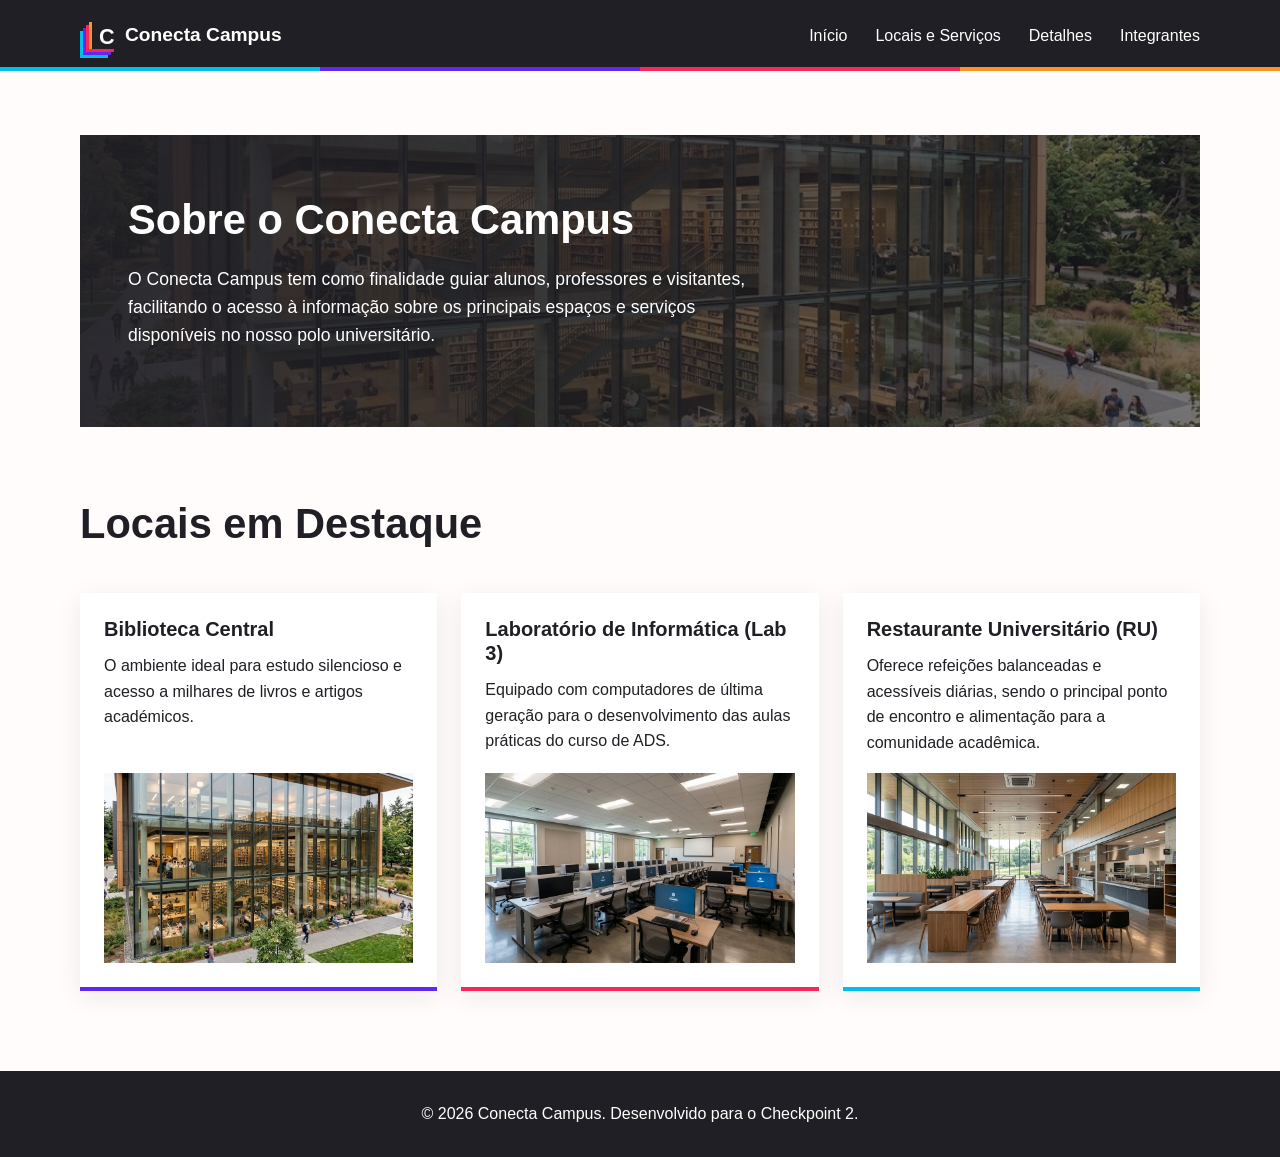
<file: index.html>
<!--
INTEGRANTES DO GRUPO
RM574993-RENATO DAGNOLO RODRIGUES
RM575112-LUCAS GABRIEL SCOMPARIN
RM575552-RYAN JEIMYSSON
RM576007-LAURA DE LUCENA FERRES
RM574630-DIEGO AMADOR LIMACHI AGUILAR
-->
<!DOCTYPE html>
<html lang="pt-BR">
<head>
    <meta charset="UTF-8">
    <meta name="viewport" content="width=device-width, initial-scale=1.0">
    <title>Início - Conecta Campus</title>
    <link rel="stylesheet" href="css/style.css">
</head>
<body>
    <header>
        <h1>Conecta Campus</h1>
        
        <nav>
            <ul>
                <li><a href="index.html">Início</a></li>
                <li><a href="locais.html">Locais e Serviços</a></li>
                <li><a href="detalhes.html">Detalhes</a></li>
                <li><a href="integrantes.html">Integrantes</a></li>
            </ul>
        </nav>
    </header>

    <main>
        <section>
            <h2>Sobre o Conecta Campus</h2>
            <p>O Conecta Campus tem como finalidade guiar alunos, professores e visitantes, facilitando o acesso à informação sobre os principais espaços e serviços disponíveis no nosso polo universitário.</p>
        </section>

        <section>
            <h2>Locais em Destaque</h2>
            
            <article>
                <h3>Biblioteca Central</h3>
                <p>O ambiente ideal para estudo silencioso e acesso a milhares de livros e artigos académicos.</p>
                <img src="img/biblioteca.jpg" alt="Fachada de vidro da biblioteca central do campus">
            </article>

            <article>
                <h3>Laboratório de Informática (Lab 3)</h3>
                <p>Equipado com computadores de última geração para o desenvolvimento das aulas práticas do curso de ADS.</p>
                <img src="img/laboratorio.jpg" alt="Filas de computadores modernos no laboratório de informática">
            </article>

            <article>
                <h3>Restaurante Universitário (RU)</h3>
                <p>Oferece refeições balanceadas e acessíveis diárias, sendo o principal ponto de encontro e alimentação para a comunidade acadêmica.</p>
                <img src="img/ru.jpg" alt="Amplo e moderno restaurante universitário vazio, com mobiliário de alto padrão e arquitetura elegante">
            </article>
        </section>
    </main>

    <footer>
        <p>&copy; 2026 Conecta Campus. Desenvolvido para o Checkpoint 2.</p>
    </footer>
</body>
</html>
</file>
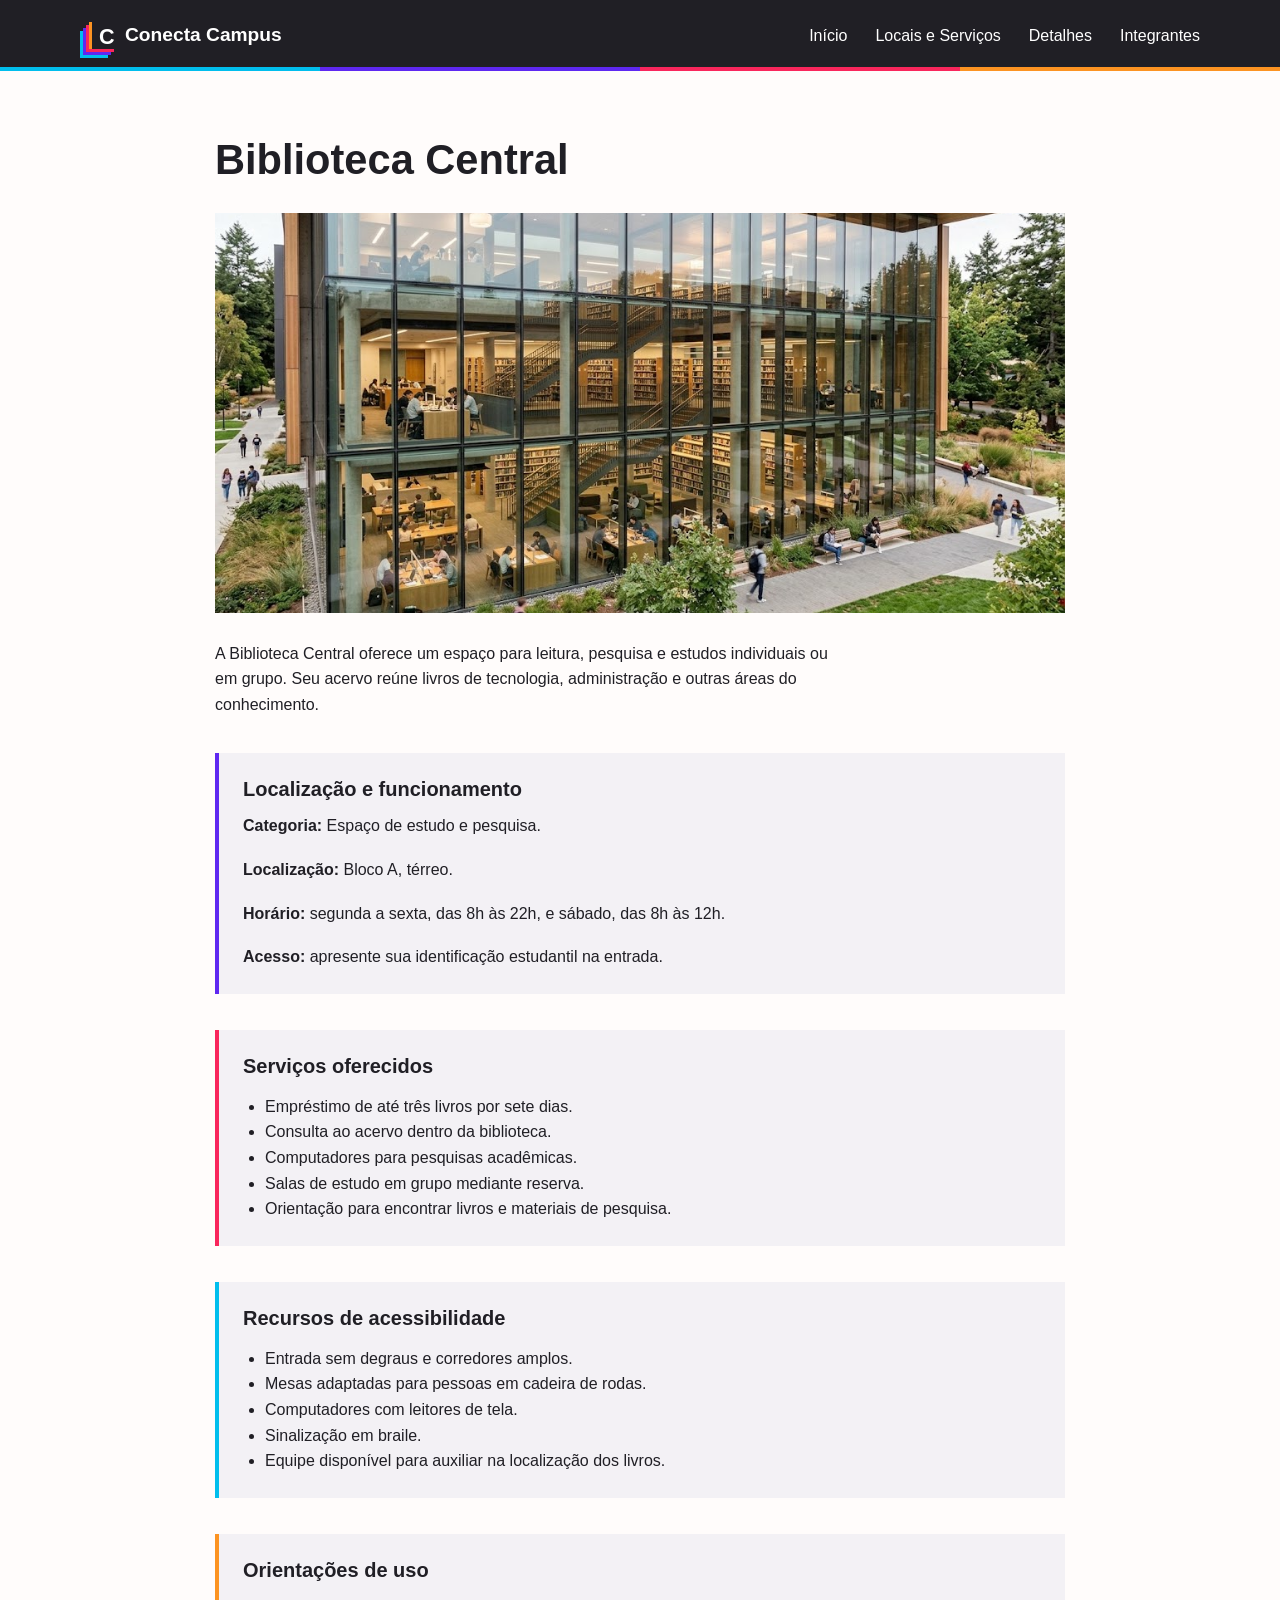
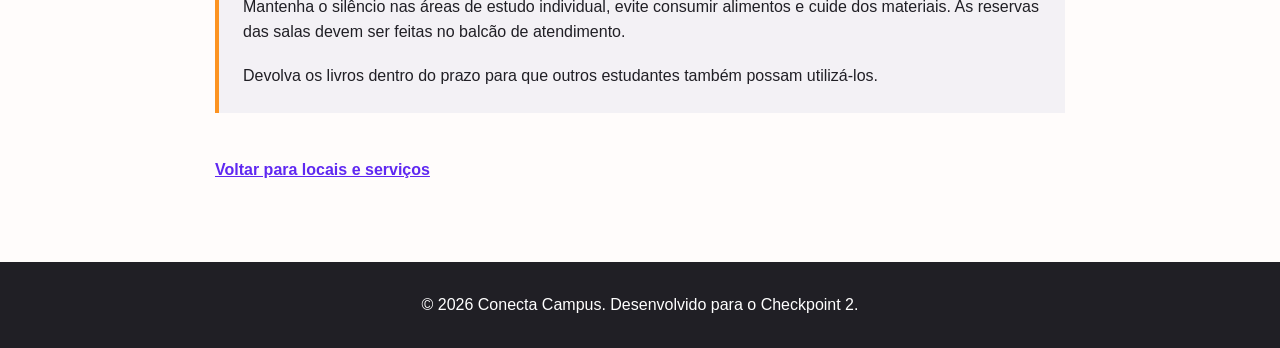
<file: detalhes.html>
<!--
INTEGRANTES DO GRUPO
RM574993-RENATO DAGNOLO RODRIGUES
RM575112-LUCAS GABRIEL SCOMPARIN
RM575552-RYAN JEIMYSSON
RM576007-LAURA DE LUCENA FERRES
RM574630-DIEGO AMADOR LIMACHI AGUILAR
-->
<!DOCTYPE html>
<html lang="pt-BR">
<head>
    <meta charset="UTF-8">
    <meta name="viewport" content="width=device-width, initial-scale=1.0">
    <title>Detalhes do Local - Conecta Campus</title>
    <link rel="stylesheet" href="css/style.css">
</head>
<body>
    <header>
        <h1>Conecta Campus</h1>
        <nav>
            <ul>
                <li><a href="index.html">Início</a></li>
                <li><a href="locais.html">Locais e Serviços</a></li>
                <li><a href="detalhes.html">Detalhes</a></li>
                <li><a href="integrantes.html">Integrantes</a></li>
            </ul>
        </nav>
    </header>

   <main>
    <article>
        <h2>Biblioteca Central</h2>

        <img
            src="img/biblioteca.jpg"
            alt="Biblioteca Central do campus"
        >

        <p>
            A Biblioteca Central oferece um espaço para leitura,
            pesquisa e estudos individuais ou em grupo. Seu acervo
            reúne livros de tecnologia, administração e outras
            áreas do conhecimento.
        </p>

        <section>
            <h3>Localização e funcionamento</h3>

            <p><strong>Categoria:</strong> Espaço de estudo e pesquisa.</p>
            <p><strong>Localização:</strong> Bloco A, térreo.</p>
            <p>
                <strong>Horário:</strong>
                segunda a sexta, das 8h às 22h, e sábado, das 8h às 12h.
            </p>
            <p>
                <strong>Acesso:</strong>
                apresente sua identificação estudantil na entrada.
            </p>
        </section>
                <section>
            <h3>Serviços oferecidos</h3>

            <ul>
                <li>Empréstimo de até três livros por sete dias.</li>
                <li>Consulta ao acervo dentro da biblioteca.</li>
                <li>Computadores para pesquisas acadêmicas.</li>
                <li>Salas de estudo em grupo mediante reserva.</li>
                <li>Orientação para encontrar livros e materiais de pesquisa.</li>
            </ul>
        </section>

        <section>
            <h3>Recursos de acessibilidade</h3>

            <ul>
                <li>Entrada sem degraus e corredores amplos.</li>
                <li>Mesas adaptadas para pessoas em cadeira de rodas.</li>
                <li>Computadores com leitores de tela.</li>
                <li>Sinalização em braile.</li>
                <li>Equipe disponível para auxiliar na localização dos livros.</li>
            </ul>
        </section>

        <section>
            <h3>Orientações de uso</h3>

            <p>
                Mantenha o silêncio nas áreas de estudo individual,
                evite consumir alimentos e cuide dos materiais.
                As reservas das salas devem ser feitas no balcão
                de atendimento.
            </p>

            <p>
                Devolva os livros dentro do prazo para que outros
                estudantes também possam utilizá-los.
            </p>
        </section>

        <a href="locais.html">Voltar para locais e serviços</a>
    </article>
</main>

    <footer>
        <p>&copy; 2026 Conecta Campus. Desenvolvido para o Checkpoint 2.</p>
    </footer>
</body>
</html>
</file>
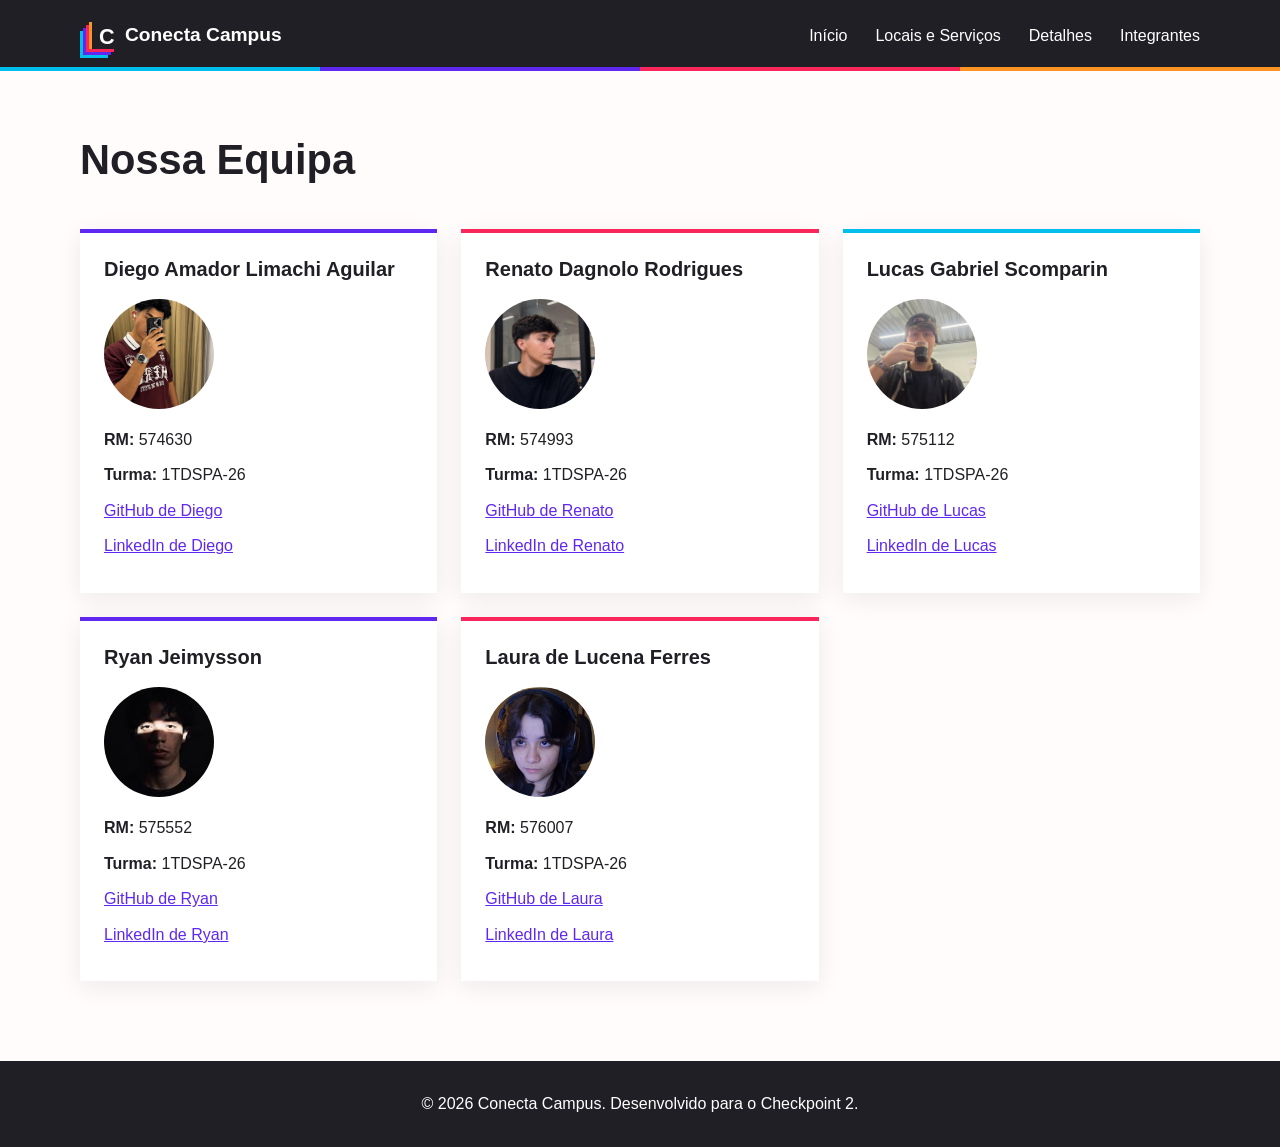
<file: integrantes.html>
<!--
INTEGRANTES DO GRUPO
RM574993-RENATO DAGNOLO RODRIGUES
RM575112-LUCAS GABRIEL SCOMPARIN
RM575552-RYAN JEIMYSSON
RM576007-LAURA DE LUCENA FERRES
RM574630-DIEGO AMADOR LIMACHI AGUILAR
-->
<!DOCTYPE html>
<html lang="pt-BR">
<head>
    <meta charset="UTF-8">
    <meta name="viewport" content="width=device-width, initial-scale=1.0">
    <title>Integrantes - Conecta Campus</title>
    <link rel="stylesheet" href="css/style.css">
</head>
<body>
    <header>
        <h1>Conecta Campus</h1>
        <nav>
            <ul>
                <li><a href="index.html">Início</a></li>
                <li><a href="locais.html">Locais e Serviços</a></li>
                <li><a href="detalhes.html">Detalhes</a></li>
                <li><a href="integrantes.html">Integrantes</a></li>
            </ul>
        </nav>
    </header>

    <main>
    <!-- Integrante Diego -->
        <section>
            <h2>Nossa Equipa</h2>
            <article class="integrante">
    <h3>Diego Amador Limachi Aguilar</h3>

    <img src="img/diego.png" alt="Foto de Diego Amador Limachi Aguilar">

    <p><strong>RM:</strong> 574630</p>
    <p><strong>Turma:</strong> 1TDSPA-26</p>

    <p>
        <a href="https://github.com/amadordiego168-source">
            GitHub de Diego
        </a>
    </p>

    <p>
        <a href="https://www.linkedin.com/in/diego-amador-limachi-aguilar-895291435/">
            LinkedIn de Diego
        </a>
    </p>
</article>
    <!-- Integrante Renato -->
<article class="integrante">
    <h3>Renato Dagnolo Rodrigues</h3>
    <img src="img/renato.jpeg" alt="Foto de Renato Dagnolo Rodrigues">
    <p><strong>RM:</strong> 574993</p>
    <p><strong>Turma:</strong> 1TDSPA-26</p>

    <p>
        <a href="https://github.com/redagnolo">
            GitHub de Renato
        </a>
    </p>

    <p>
        <a href="https://www.linkedin.com/in/redagnolo/" target="_blank">
            LinkedIn de Renato
        </a>
    </p>
</article>

    <!-- Integrante Lucas -->
<article class="integrante">
    <h3>Lucas Gabriel Scomparin</h3>
    <img src="img/lucas.jpeg" alt="Foto de Lucas Gabriel Scomparin">
    <p><strong>RM:</strong> 575112</p>
    <p><strong>Turma:</strong> 1TDSPA-26</p>

    <p>
        <a href="https://github.com/Luczin10">
            GitHub de Lucas
        </a>
    </p>

    <p>
        <a href="https://www.linkedin.com/in/lucas-scomparin/" target="_blank">
            LinkedIn de Lucas
        </a>
    </p>
</article>

<!-- Integrante Ryan -->
<article class="integrante">
    <h3>Ryan Jeimysson</h3>
    <img src="img/ryan.jpeg" alt="Foto de Ryan Jeimysson">
    <p><strong>RM:</strong> 575552</p>
    <p><strong>Turma:</strong> 1TDSPA-26</p>

    <p>
        <a href="https://github.com/ryanjeimysson">
            GitHub de Ryan
        </a>
    </p>

    <p>
        <a href="https://www.linkedin.com/in/ryanjeimysson/" target="_blank">
            LinkedIn de Ryan
        </a>
    </p>
</article>

<!-- Integrante Laura -->
<article class="integrante">
    <h3>Laura de Lucena Ferres</h3>
    <img src="img/laura.png" alt="Foto de Laura de Lucena Ferres">
    <p><strong>RM:</strong> 576007</p>
    <p><strong>Turma:</strong> 1TDSPA-26</p>

    <p>
        <a href="https://github.com/LauraLFerres">
            GitHub de Laura
        </a>
    </p>

    <p>
        <a href="https://www.linkedin.com/in/laura-ferres-a6946630a/" target="_blank">
            LinkedIn de Laura
        </a>
    </p>
</article>
        </section>
    </main>

    <footer>
        <p>&copy; 2026 Conecta Campus. Desenvolvido para o Checkpoint 2.</p>
    </footer>
</body>
</html>
</file>
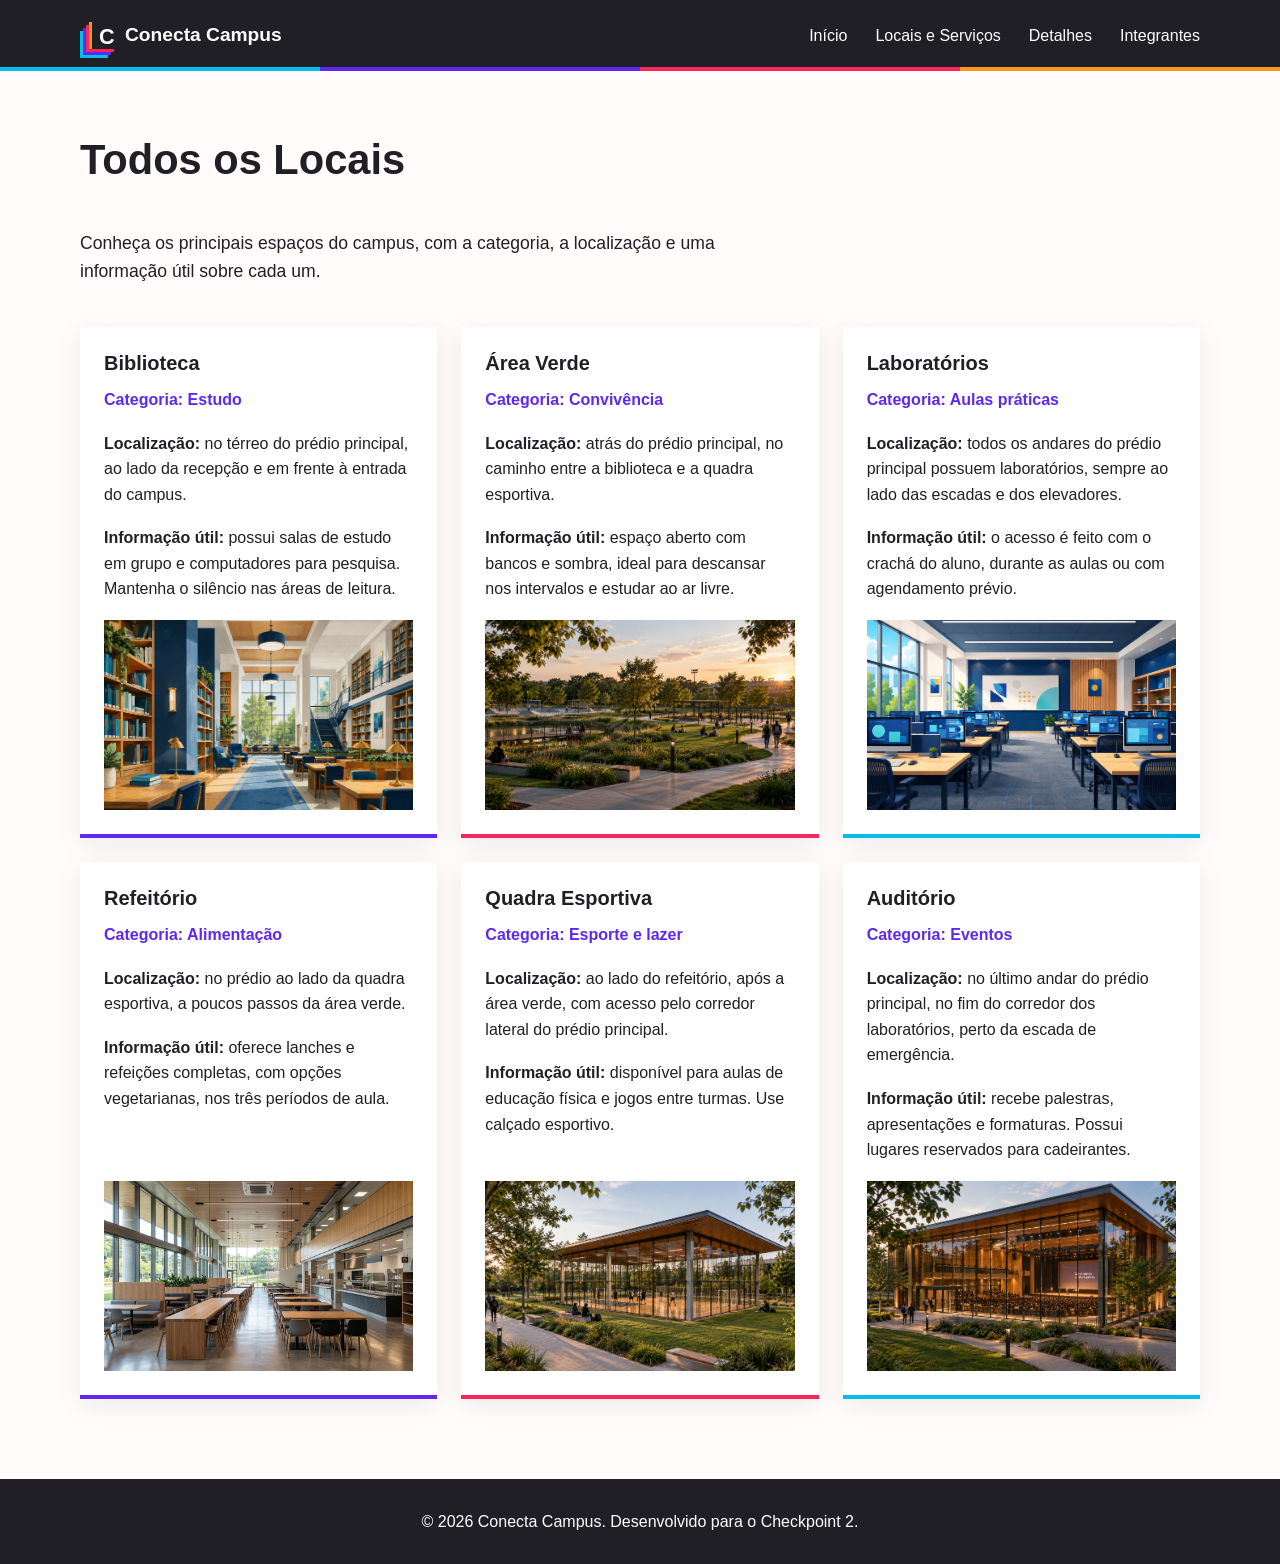
<file: locais.html>
<!--
INTEGRANTES DO GRUPO
RM574993-RENATO DAGNOLO RODRIGUES
RM575112-LUCAS GABRIEL SCOMPARIN
RM575552-RYAN JEIMYSSON
RM576007-LAURA DE LUCENA FERRES
RM574630-DIEGO AMADOR LIMACHI AGUILAR
-->
<!DOCTYPE html>
<html lang="pt-BR">
<head>
    <meta charset="UTF-8">
    <meta name="viewport" content="width=device-width, initial-scale=1.0">
    <title>Locais e Serviços - Conecta Campus</title>
    <link rel="stylesheet" href="css/style.css">
</head>
<body>
    <header>
        <h1>Conecta Campus</h1>
        <nav>
            <ul>
                <li><a href="index.html">Início</a></li>
                <li><a href="locais.html">Locais e Serviços</a></li>
                <li><a href="detalhes.html">Detalhes</a></li>
                <li><a href="integrantes.html">Integrantes</a></li>
            </ul>
        </nav>
    </header>

    <main>
        <section class="lista-locais">
            <h2>Todos os Locais</h2>
            <p>Conheça os principais espaços do campus, com a categoria, a localização e uma informação útil sobre cada um.</p>
 
            <article class="cartao-local" id="local-biblioteca">
               
                <h3>Biblioteca</h3>
                <p class="categoria-local">Categoria: Estudo</p>
                <p><strong>Localização:</strong> no térreo do prédio principal, ao lado da recepção e em frente à entrada do campus.</p>
                <p><strong>Informação útil:</strong> possui salas de estudo em grupo e computadores para pesquisa. Mantenha o silêncio nas áreas de leitura.</p>
                 <img src="img/biblioteca-campus.png" alt="Ilustração da biblioteca do campus com estantes de livros e mesas de estudo">
            </article>

            <article class="cartao-local" id="local-area-verde">
               
                <h3>Área Verde</h3>
                <p class="categoria-local">Categoria: Convivência</p>
                <p><strong>Localização:</strong> atrás do prédio principal, no caminho entre a biblioteca e a quadra esportiva.</p>
                <p><strong>Informação útil:</strong> espaço aberto com bancos e sombra, ideal para descansar nos intervalos e estudar ao ar livre.</p>
                <img src="img/AreaVerde.png" alt="Ilustração da área verde do campus com árvores, gramado e bancos para descanso">
            </article>

             <article class="cartao-local" id="local-laboratorio">
              
                <h3>Laboratórios</h3>
                <p class="categoria-local">Categoria: Aulas práticas</p>
                <p><strong>Localização:</strong> todos os andares do prédio principal possuem laboratórios, sempre ao lado das escadas e dos elevadores.</p>
                <p><strong>Informação útil:</strong> o acesso é feito com o crachá do aluno, durante as aulas ou com agendamento prévio.</p>
                 <img src="img/laboratorio-informatica.png" alt="Ilustração de laboratório de informática com computadores organizados em bancadas">
            </article>

              <article class="cartao-local" id="local-refeitorio">
              
                <h3>Refeitório</h3>
                <p class="categoria-local">Categoria: Alimentação</p>
                <p><strong>Localização:</strong> no prédio ao lado da quadra esportiva, a poucos passos da área verde.</p>
                <p><strong>Informação útil:</strong> oferece lanches e refeições completas, com opções vegetarianas, nos três períodos de aula.</p>
                 <img src="img/ru.jpg" alt="Ilustração do refeitório com mesas, cadeiras e balcão de atendimento">
            </article>
 
            <article class="cartao-local" id="local-quadra">
              
                <h3>Quadra Esportiva</h3>
                <p class="categoria-local">Categoria: Esporte e lazer</p>
                <p><strong>Localização:</strong> ao lado do refeitório, após a área verde, com acesso pelo corredor lateral do prédio principal.</p>
                <p><strong>Informação útil:</strong> disponível para aulas de educação física e jogos entre turmas. Use calçado esportivo.</p>
                 <img src="img/Glass Pavilion Campus Court.png" alt="Ilustração da quadra esportiva do campus com linhas de marcação e arquibancada">
            </article>
 
            <article class="cartao-local" id="local-auditorio">
                
                <h3>Auditório</h3>
                <p class="categoria-local">Categoria: Eventos</p>
                <p><strong>Localização:</strong> no último andar do prédio principal, no fim do corredor dos laboratórios, perto da escada de emergência.</p>
                <p><strong>Informação útil:</strong> recebe palestras, apresentações e formaturas. Possui lugares reservados para cadeirantes.</p>
                <img src="img/Glass-Walled Auditorium at Dusk.png" alt="Ilustração do auditório com palco e fileiras de poltronas voltadas para o telão">
            </article>
        </section>
    </main>

    <footer>
        <p>&copy; 2026 Conecta Campus. Desenvolvido para o Checkpoint 2.</p>
    </footer>
</body>
</html>
</file>
<file: css/style.css>
/* Cores da identidade visual do Conecta Campus */
:root {
    --escuro: #201f25;
    --roxo: #5f28f1;
    --rosa: #f9265c;
    --laranja: #fc9322;
    --azul: #01beed;
    --claro: #fffcfb;
    --cinza: #f3f1f5;
}

/* Base da página */
* {
    box-sizing: border-box;
}

body {
    margin: 0;
    color: var(--escuro);
    background: var(--claro);
    font-family: Arial, Helvetica, sans-serif;
    line-height: 1.6;
}

img {
    display: block;
    max-width: 100%;
}

a {
    color: var(--roxo);
}

a:hover,
a:focus-visible {
    color: var(--rosa);
}

/* Mostra claramente onde está o foco ao navegar pelo teclado */
a:focus-visible {
    outline: 3px solid var(--laranja);
    outline-offset: 4px;
}

/* Cabeçalho e navegação */
header {
    position: relative;
    display: flex;
    align-items: center;
    justify-content: space-between;
    gap: 24px;
    padding: 20px max(24px, calc((100% - 1120px) / 2));
    color: white;
    background: var(--escuro);
}

header::after {
    position: absolute;
    right: 0;
    bottom: 0;
    left: 0;
    height: 4px;
    background: linear-gradient(to right, var(--azul) 25%, var(--roxo) 25% 50%, var(--rosa) 50% 75%, var(--laranja) 75%);
    content: "";
}

header h1 {
    position: relative;
    margin: 0;
    padding-left: 45px;
    font-size: 1.2rem;
    white-space: nowrap;
}

/* Pequena versão do símbolo colorido, feita apenas com CSS */
header h1::before {
    position: absolute;
    top: 2px;
    left: 9px;
    width: 25px;
    height: 27px;
    background: var(--escuro);
    border-left: 3px solid var(--laranja);
    box-shadow: -3px 3px var(--rosa), -6px 6px var(--roxo), -9px 9px var(--azul);
    content: "";
}

header h1::after {
    position: absolute;
    top: 0;
    left: 19px;
    color: white;
    font-size: 1.35rem;
    font-weight: bold;
    content: "C";
}

nav ul {
    display: flex;
    flex-wrap: wrap;
    gap: 12px 28px;
    margin: 0;
    padding: 0;
    list-style: none;
}

nav a {
    color: white;
    text-decoration: none;
}

nav a:hover,
nav a:focus-visible {
    color: var(--azul);
}

/* Área de conteúdo */
main {
    width: min(1120px, calc(100% - 48px));
    margin: 0 auto;
    padding: 64px 0 80px;
}

main section + section {
    margin-top: 72px;
}

h2,
h3 {
    line-height: 1.2;
}

h2 {
    margin: 0 0 20px;
    font-size: clamp(1.8rem, 4vw, 2.6rem);
}

h3 {
    margin: 0 0 12px;
    font-size: 1.25rem;
}

p {
    margin: 0 0 18px;
}

/* Apresentação na página inicial */
body:has(main > section:nth-child(2)) main > section:first-child {
    padding: 60px 48px;
    color: white;
    background: linear-gradient(90deg, rgba(32, 31, 37, .94), rgba(32, 31, 37, .58)), url("../img/biblioteca.jpg") center / cover;
}

main > section:first-child > p {
    max-width: 650px;
    font-size: 1.1rem;
}

/* Cartões da página inicial e da lista de locais */
main > section:nth-child(2),
.lista-locais {
    display: grid;
    grid-template-columns: repeat(3, minmax(0, 1fr));
    gap: 24px;
}

main > section:nth-child(2) > h2,
.lista-locais > h2,
.lista-locais > p {
    grid-column: 1 / -1;
}

main > section:nth-child(2) > article,
.cartao-local {
    display: flex;
    flex-direction: column;
    overflow: hidden;
    padding: 24px;
    background: white;
    border-bottom: 4px solid var(--roxo);
    box-shadow: 0 6px 24px rgba(32, 31, 37, .08);
}

main > section:nth-child(2) > article:nth-of-type(3n + 2),
.cartao-local:nth-of-type(3n + 2) {
    border-bottom-color: var(--rosa);
}

main > section:nth-child(2) > article:nth-of-type(3n + 3),
.cartao-local:nth-of-type(3n + 3) {
    border-bottom-color: var(--azul);
}

main > section:nth-child(2) > article img,
.cartao-local img {
    width: 100%;
    height: 190px;
    margin-top: auto;
    object-fit: cover;
}

.categoria-local {
    color: var(--roxo);
    font-weight: bold;
}

/* Página de detalhes */
main > article {
    max-width: 850px;
    margin: 0 auto;
}

main > article > img {
    width: 100%;
    max-height: 400px;
    margin: 28px 0;
    object-fit: cover;
}

main > article > p {
    max-width: 70ch;
}

main > article section {
    margin: 36px 0;
    padding: 24px;
    background: var(--cinza);
    border-left: 4px solid var(--roxo);
}

main > article section:nth-of-type(2) {
    border-left-color: var(--rosa);
}

main > article section:nth-of-type(3) {
    border-left-color: var(--azul);
}

main > article section:nth-of-type(4) {
    border-left-color: var(--laranja);
}

main > article ul {
    margin-bottom: 0;
    padding-left: 22px;
}

main > article section p:last-child {
    margin-bottom: 0;
}

main > article > a {
    display: inline-block;
    margin-top: 8px;
    font-weight: bold;
}

/* Página dos integrantes */
main > section:has(.integrante) {
    display: grid;
    grid-template-columns: repeat(3, minmax(0, 1fr));
    gap: 24px;
}

main > section:has(.integrante) > h2 {
    grid-column: 1 / -1;
}

.integrante {
    padding: 24px;
    background: white;
    border-top: 4px solid var(--roxo);
    box-shadow: 0 6px 24px rgba(32, 31, 37, .08);
}

.integrante:nth-of-type(3n + 2) {
    border-top-color: var(--rosa);
}

.integrante:nth-of-type(3n + 3) {
    border-top-color: var(--azul);
}

.integrante img {
    width: 110px;
    height: 110px;
    margin: 18px 0;
    border-radius: 50%;
    object-fit: cover;
}

.integrante p {
    margin-bottom: 10px;
}

.integrante a {
    overflow-wrap: anywhere;
}

/* Rodapé */
footer {
    padding: 30px 24px;
    color: white;
    text-align: center;
    background: var(--escuro);
}

footer p {
    margin: 0;
}

/* Ajustes para celular e tablet */
@media (max-width: 800px) {
    header {
        flex-direction: column;
        align-items: flex-start;
    }

    main > section:nth-child(2),
    .lista-locais,
    main > section:has(.integrante) {
        grid-template-columns: repeat(2, minmax(0, 1fr));
    }
}

@media (max-width: 560px) {
    nav ul {
        gap: 8px 16px;
    }

    nav a {
        display: inline-block;
        padding: 6px 0;
    }

    main {
        width: min(100% - 32px, 1120px);
        padding: 40px 0 56px;
    }

    body:has(main > section:nth-child(2)) main > section:first-child {
        padding: 42px 24px;
    }

    main > section:nth-child(2),
    .lista-locais,
    main > section:has(.integrante) {
        grid-template-columns: 1fr;
    }
}
</file>
